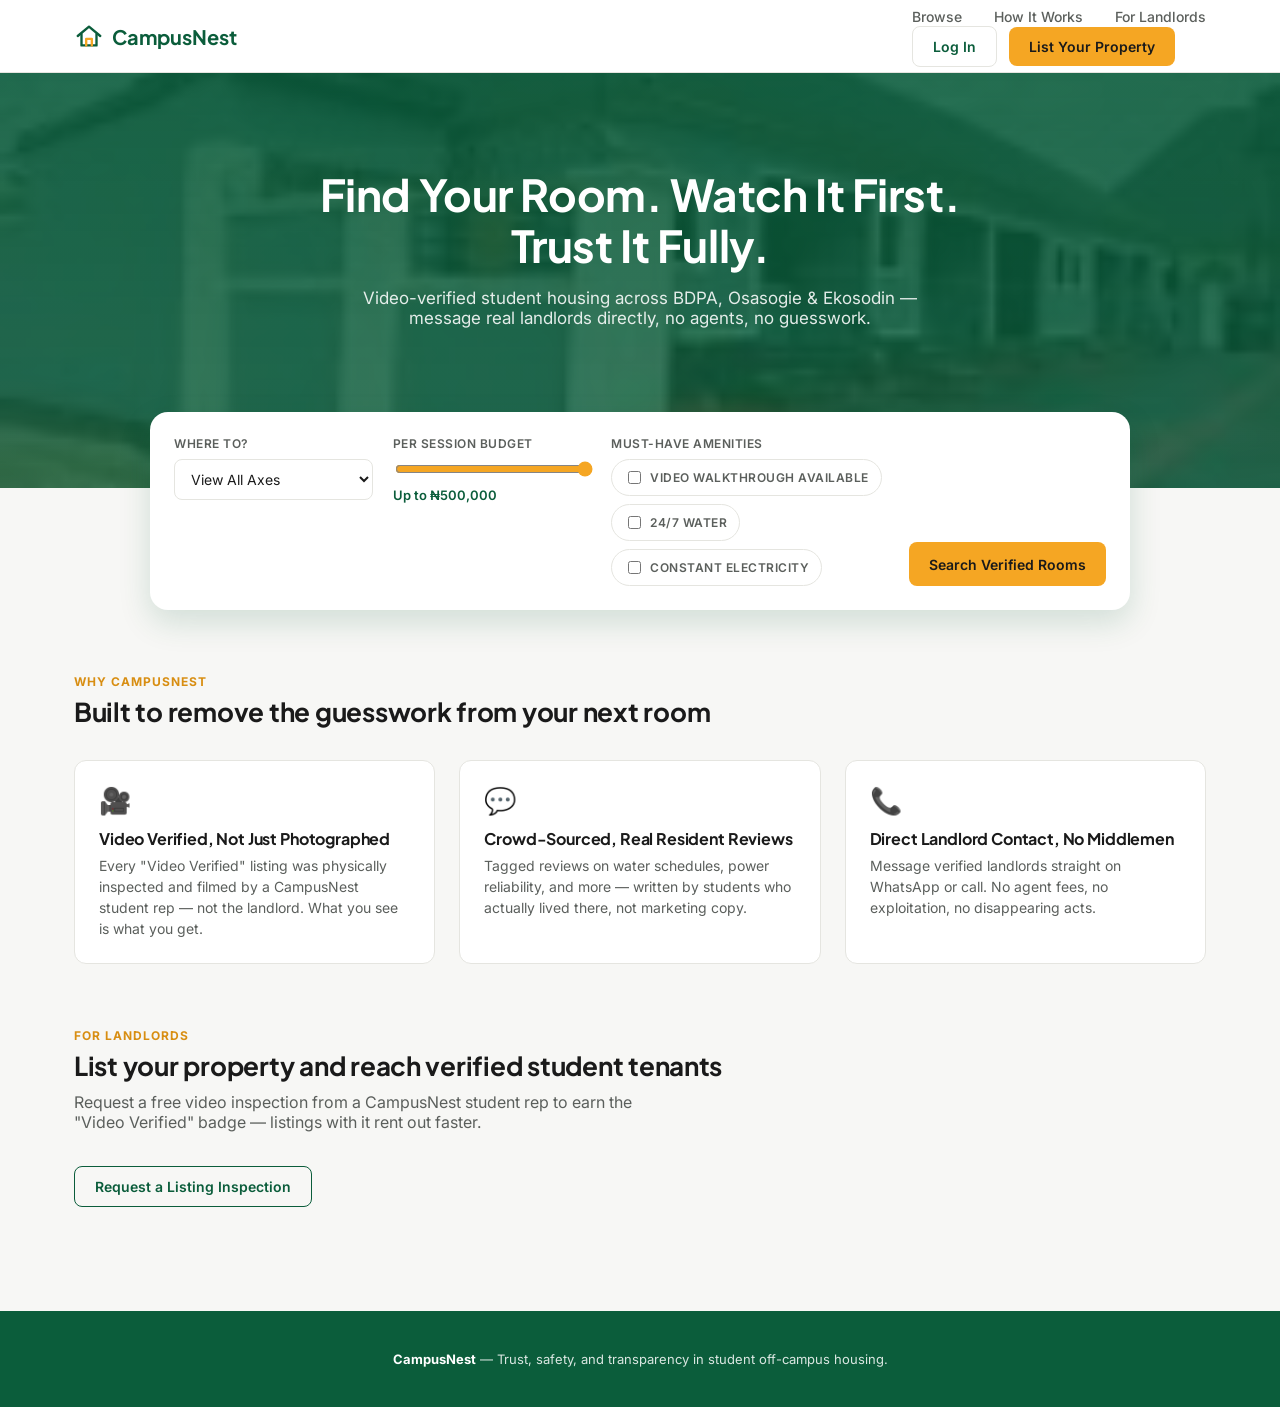
<file: index.html>
<!DOCTYPE html>
<html lang="en">
<head>
<meta charset="UTF-8">
<meta name="viewport" content="width=device-width, initial-scale=1.0">
<title>CampusNest — Find Your Room. Watch It First. Trust It Fully.</title>
  <link rel="icon" type="image/x-icon" href="icon/favicon-16x16.png">
<link rel="preconnect" href="https://fonts.googleapis.com">
<link href="https://fonts.googleapis.com/css2?family=Inter:wght@400;500;600;700&family=Plus+Jakarta+Sans:wght@600;700;800&display=swap" rel="stylesheet">
<link rel="stylesheet" href="css/styles.css">
</head>
<body>

<nav class="navbar">
  <div class="container">
    <a href="index.html" class="logo">
      <svg class="logo-mark" viewBox="0 0 32 32" fill="none">
        <path d="M4 16L16 6L28 16" stroke="#0B5D3B" stroke-width="2.5" stroke-linecap="round" stroke-linejoin="round"/>
        <path d="M8 14V26H24V14" stroke="#0B5D3B" stroke-width="2.5" stroke-linecap="round" stroke-linejoin="round"/>
        <path d="M13 26V19H19V26" stroke="#F5A623" stroke-width="2.5" stroke-linecap="round" stroke-linejoin="round"/>
      </svg>
      CampusNest
    </a>

    <button class="hamburger" id="hamburgerBtn" aria-label="Toggle menu">
      <span></span><span></span><span></span>
    </button>

    <div class="nav-collapse" id="navCollapse">
      <ul class="nav-links">
        <li><a href="results.html">Browse</a></li>
        <li><a href="index.html#how-it-works">How It Works</a></li>
        <li><a href="list-property.html">For Landlords</a></li>
      </ul>
      <div class="nav-actions">
        <a href="login.html" class="btn btn-ghost">Log In</a>
        <a href="list-property.html" class="btn btn-amber">List Your Property</a>
      </div>
    </div>
  </div>
</nav>
<header class="hero">
  <div class="container">
    <h1>Find Your Room. Watch It First. Trust It Fully.</h1>
    <p class="subhead">Video-verified student housing across BDPA, Osasogie &amp; Ekosodin — message real landlords directly, no agents, no guesswork.</p>
  </div>
</header>

<div class="container">
  <form class="search-card" id="searchForm">
    <div class="search-field">
      <label for="location">Where to?</label>
      <select id="location" name="location">
        <option value="">View All Axes</option>
        <option value="BDPA">BDPA</option>
        <option value="Osasogie">Osasogie</option>
        <option value="Ekosodin">Ekosodin</option>
      </select>
    </div>

    <div class="search-field">
      <label for="budget">Per session budget</label>
      <input type="range" id="budget" name="budget" min="50000" max="500000" step="10000" value="500000">
      <span class="budget-value">Up to <span id="budgetDisplay">₦500,000</span></span>
    </div>

    <div class="search-field">
      <label>Must-have amenities</label>
      <div class="chip-group">
        <label class="chip">
          <input type="checkbox" name="amenity" value="video"> Video Walkthrough Available
        </label>
        <label class="chip">
          <input type="checkbox" name="amenity" value="water"> 24/7 Water
        </label>
        <label class="chip">
          <input type="checkbox" name="amenity" value="power"> Constant Electricity
        </label>
      </div>
    </div>

    <button type="submit" class="btn btn-amber">Search Verified Rooms</button>
  </form>
</div>

<section class="trust-strip">
  <div class="container">
    <div class="section-eyebrow">Why CampusNest</div>
    <h2 class="section-title">Built to remove the guesswork from your next room</h2>
    <div class="trust-grid">
      <div class="trust-item">
        <div class="icon">🎥</div>
        <h3>Video Verified, Not Just Photographed</h3>
        <p>Every "Video Verified" listing was physically inspected and filmed by a CampusNest student rep — not the landlord. What you see is what you get.</p>
      </div>
      <div class="trust-item">
        <div class="icon">💬</div>
        <h3>Crowd-Sourced, Real Resident Reviews</h3>
        <p>Tagged reviews on water schedules, power reliability, and more — written by students who actually lived there, not marketing copy.</p>
      </div>
      <div class="trust-item">
        <div class="icon">📞</div>
        <h3>Direct Landlord Contact, No Middlemen</h3>
        <p>Message verified landlords straight on WhatsApp or call. No agent fees, no exploitation, no disappearing acts.</p>
      </div>
    </div>
  </div>
</section>

<section id="for-landlords" class="trust-strip" style="padding-top:0;">
  <div class="container">
    <div class="section-eyebrow">For Landlords</div>
    <h2 class="section-title">List your property and reach verified student tenants</h2>
    <p style="max-width:560px;color:var(--ink-soft);margin-top:10px;">Request a free video inspection from a CampusNest student rep to earn the "Video Verified" badge — listings with it rent out faster.</p>
    <a href="#" class="btn btn-emerald-outline" style="margin-top:18px;">Request a Listing Inspection</a>
  </div>
</section>

<footer>
  <div class="container">
    <strong>CampusNest</strong> — Trust, safety, and transparency in student off-campus housing.
  </div>
</footer>

<script src="js/data.js"></script>
<script src="js/app.js"></script>
</body>
</html>
</file>
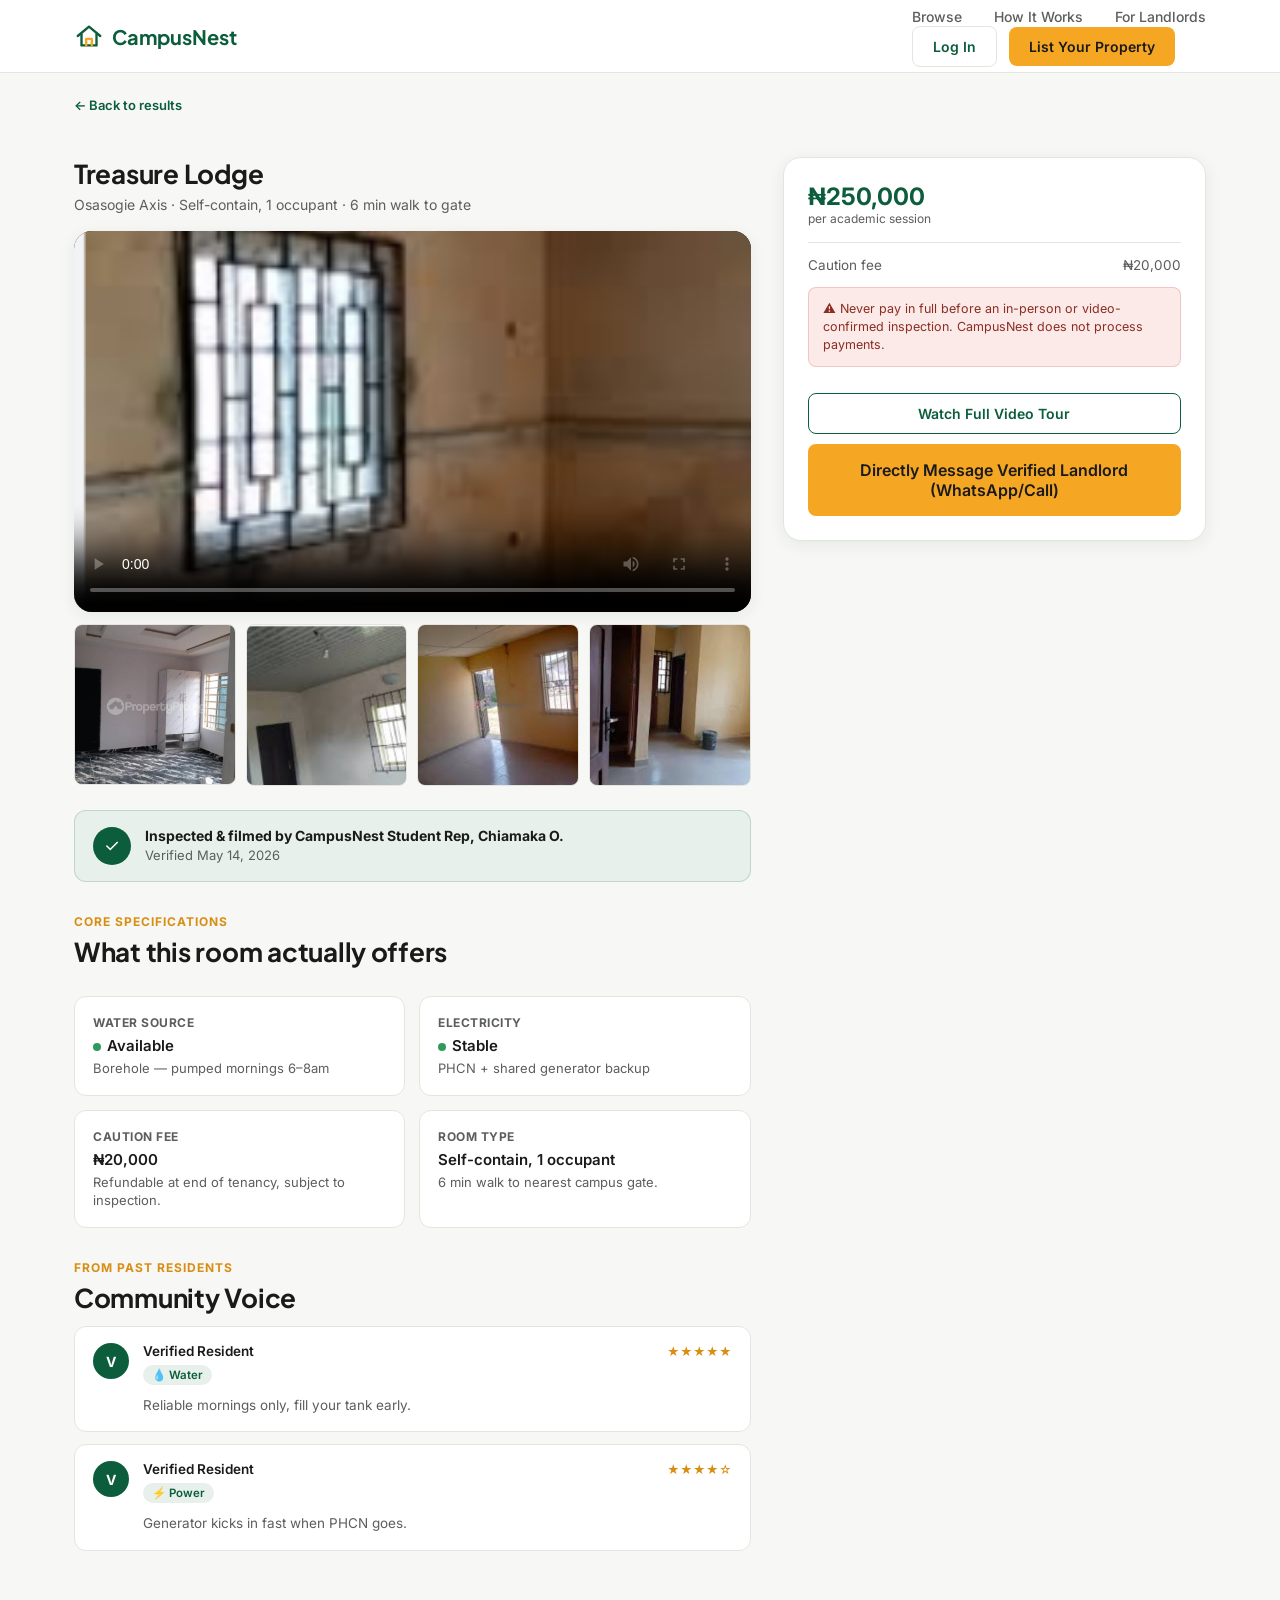
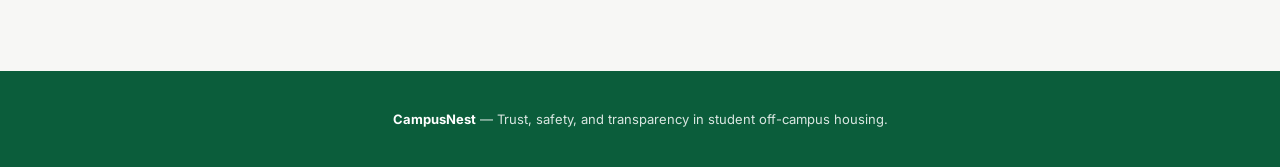
<file: detail.html>
<!DOCTYPE html>
<html lang="en">
<head>
<meta charset="UTF-8">
<meta name="viewport" content="width=device-width, initial-scale=1.0">
<title>Property Detail — CampusNest</title>
 <link rel="icon" type="image/x-icon" href="icon/favicon-16x16.png">
<link rel="preconnect" href="https://fonts.googleapis.com">
<link href="https://fonts.googleapis.com/css2?family=Inter:wght@400;500;600;700&family=Plus+Jakarta+Sans:wght@600;700;800&display=swap" rel="stylesheet">
<link rel="stylesheet" href="css/styles.css">
</head>
<body>

<nav class="navbar">
  <div class="container">
    <a href="index.html" class="logo">
      <svg class="logo-mark" viewBox="0 0 32 32" fill="none">
        <path d="M4 16L16 6L28 16" stroke="#0B5D3B" stroke-width="2.5" stroke-linecap="round" stroke-linejoin="round"/>
        <path d="M8 14V26H24V14" stroke="#0B5D3B" stroke-width="2.5" stroke-linecap="round" stroke-linejoin="round"/>
        <path d="M13 26V19H19V26" stroke="#F5A623" stroke-width="2.5" stroke-linecap="round" stroke-linejoin="round"/>
      </svg>
      CampusNest
    </a>

    <button class="hamburger" id="hamburgerBtn" aria-label="Toggle menu">
      <span></span><span></span><span></span>
    </button>

    <div class="nav-collapse" id="navCollapse">
      <ul class="nav-links">
        <li><a href="results.html">Browse</a></li>
        <li><a href="index.html#how-it-works">How It Works</a></li>
        <li><a href="list-property.html">For Landlords</a></li>
      </ul>
      <div class="nav-actions">
        <a href="login.html" class="btn btn-ghost">Log In</a>
        <a href="list-property.html" class="btn btn-amber">List Your Property</a>
      </div>
    </div>
  </div>
</nav>
<div class="container">
  <a href="results.html" class="back-link" style="margin-top:24px;">← Back to results</a>

  <div class="detail-layout">

    <div class="detail-main">
      <h1 id="propName" style="font-size:26px;"></h1>
      <p id="propMeta" style="color:var(--ink-soft);font-size:14px;margin-top:6px;"></p>

      <div class="media-showcase" style="margin-top:18px;" id="mediaShowcase"></div>
      <div class="thumb-row" id="thumbRow"></div>

      <div id="verifyBanner"></div>

      <div class="section-eyebrow" style="margin-top:32px;">Core Specifications</div>
      <h2 class="section-title">What this room actually offers</h2>
      <div class="specs-grid" id="specsGrid"></div>

      <div class="reviews-section">
        <div class="section-eyebrow">From Past Residents</div>
        <h2 class="section-title">Community Voice</h2>
        <div id="reviewsList"></div>
      </div>
    </div>

    <aside class="sidebar" id="sidebar"></aside>

  </div>
</div>

<!-- Full video modal -->
<div class="modal-backdrop" id="videoModal">
  <div class="modal-content">
    <button class="modal-close" id="closeVideoModal">✕</button>
    <video id="modalVideo" controls></video>
  </div>
</div>

<!-- WhatsApp mock modal -->
<div class="modal-backdrop" id="waModal">
  <div class="modal-content whatsapp-modal">
    <div class="wa-header">
      <div class="avatar" id="waAvatar"></div>
      <div>
        <div style="font-weight:700;font-size:14px;" id="waName"></div>
        <div style="font-size:12px;opacity:0.85;">Verified Landlord · Online</div>
      </div>
    </div>
    <div class="wa-body">
      <div class="check">✓</div>
      <h3>Opening WhatsApp chat…</h3>
      <p>You're about to message a verified landlord directly. Never send full payment before an in-person or video-confirmed inspection.</p>
    </div>
    <div class="wa-actions">
      <button class="btn btn-ghost btn-block" id="cancelWa">Cancel</button>
      <a class="btn btn-amber btn-block" id="confirmWa" href="#" target="_blank">Continue</a>
    </div>
  </div>
</div>

<footer>
  <div class="container">
    <strong>CampusNest</strong> — Trust, safety, and transparency in student off-campus housing.
  </div>
</footer>

<script src="js/data.js"></script>
<script src="js/app.js"></script>
<script src="js/detail.js"></script>
</body>
</html>
</file>
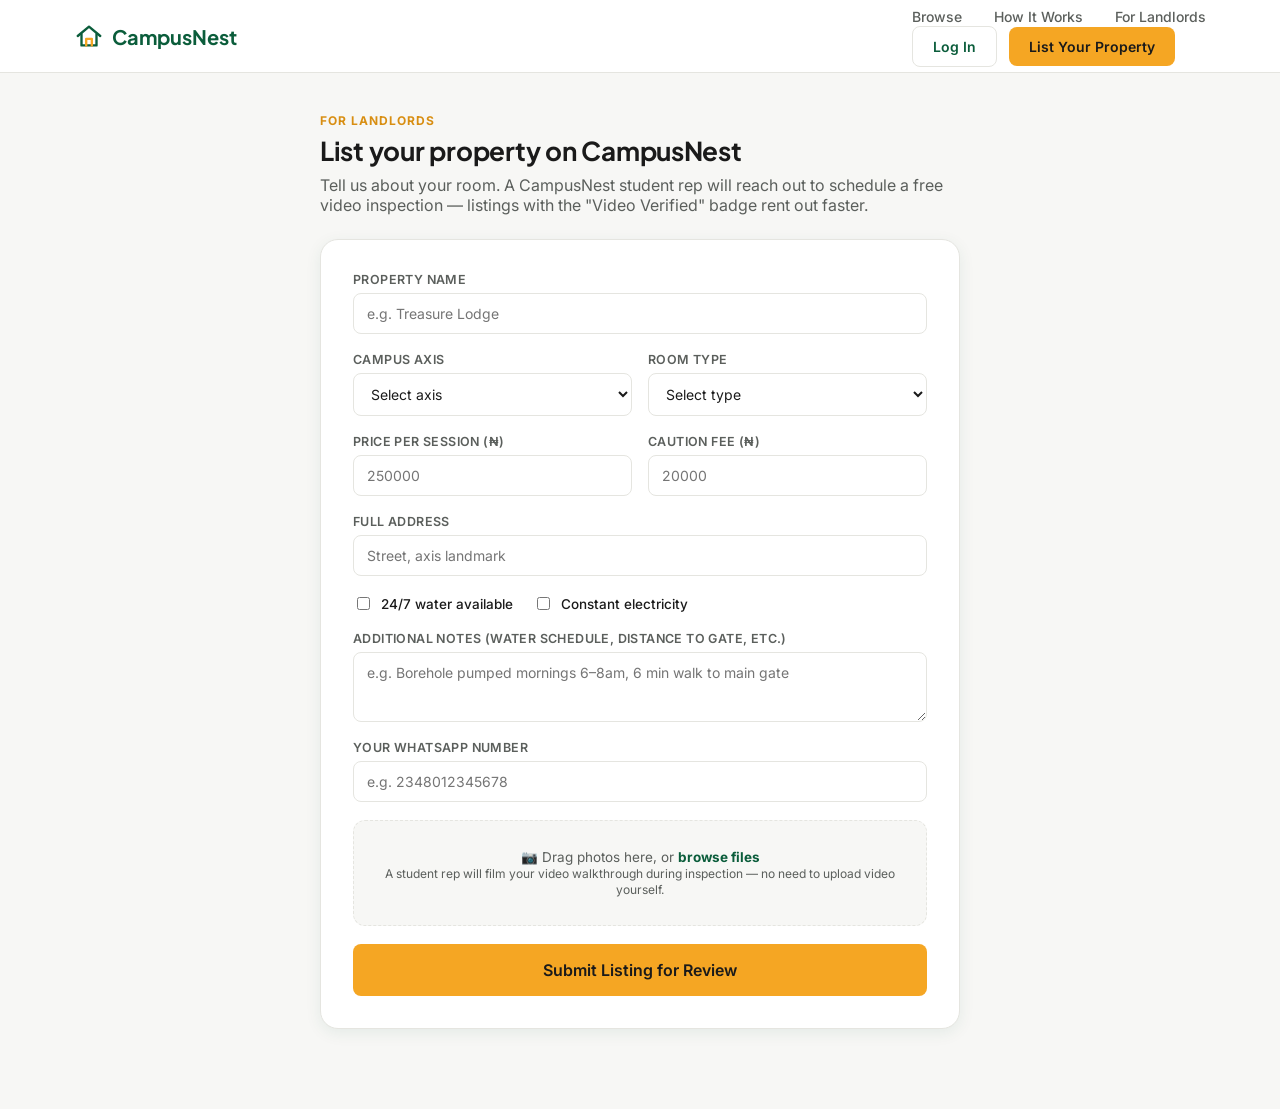
<file: list-property.html>
<!DOCTYPE html>
<html lang="en">
<head>
<meta charset="UTF-8">
<meta name="viewport" content="width=device-width, initial-scale=1.0">
<title>List Your Property — CampusNest</title>
 <link rel="icon" type="image/x-icon" href="icon/favicon-16x16.png">
<link rel="preconnect" href="https://fonts.googleapis.com">
<link href="https://fonts.googleapis.com/css2?family=Inter:wght@400;500;600;700&family=Plus+Jakarta+Sans:wght@600;700;800&display=swap" rel="stylesheet">
<link rel="stylesheet" href="css/styles.css">
<style>
  .form-wrap { max-width: 640px; margin: 0 auto; padding: 40px 0 80px; }
  .form-card {
    background: var(--white);
    border: 1px solid var(--card-border);
    border-radius: var(--radius-lg);
    box-shadow: var(--shadow-card);
    padding: 32px;
    margin-top: 24px;
  }
  .form-row { display: grid; grid-template-columns: 1fr 1fr; gap: 16px; }
  .form-field { margin-bottom: 18px; display: flex; flex-direction: column; gap: 6px; }
  .form-field label { font-size: 12.5px; font-weight: 600; color: var(--ink-soft); text-transform: uppercase; letter-spacing: 0.4px; }
  .form-field input, .form-field select, .form-field textarea {
    padding: 11px 13px;
    border: 1px solid var(--card-border);
    border-radius: var(--radius-sm);
    font-size: 14px;
    font-family: inherit;
    width: 100%;
  }
  .form-field textarea { resize: vertical; min-height: 70px; }
  .form-field input:focus, .form-field select:focus, .form-field textarea:focus { border-color: var(--emerald); }
  .toggle-row { display: flex; gap: 20px; margin-bottom: 18px; }
  .toggle-row label { display: flex; align-items: center; gap: 8px; font-size: 13.5px; font-weight: 500; }
  .file-drop {
    border: 1.5px dashed var(--card-border);
    border-radius: var(--radius-md);
    padding: 28px;
    text-align: center;
    color: var(--ink-soft);
    font-size: 13.5px;
    margin-bottom: 18px;
    background: var(--bg);
  }
  .file-drop strong { color: var(--emerald); }
  .success-screen {
    display: none;
    text-align: center;
    padding: 40px 20px;
  }
  .success-screen.show { display: block; }
  .success-screen .check {
    width: 56px; height: 56px;
    border-radius: 50%;
    background: var(--emerald-pale);
    color: var(--emerald);
    display: flex; align-items: center; justify-content: center;
    font-size: 28px;
    margin: 0 auto 16px;
  }
  .success-screen h2 { font-size: 20px; margin-bottom: 8px; }
  .success-screen p { color: var(--ink-soft); font-size: 14px; max-width: 380px; margin: 0 auto 22px; line-height: 1.5; }
</style>
</head>
<body>

<nav class="navbar">
  <div class="container">
    <a href="index.html" class="logo">
      <svg class="logo-mark" viewBox="0 0 32 32" fill="none">
        <path d="M4 16L16 6L28 16" stroke="#0B5D3B" stroke-width="2.5" stroke-linecap="round" stroke-linejoin="round"/>
        <path d="M8 14V26H24V14" stroke="#0B5D3B" stroke-width="2.5" stroke-linecap="round" stroke-linejoin="round"/>
        <path d="M13 26V19H19V26" stroke="#F5A623" stroke-width="2.5" stroke-linecap="round" stroke-linejoin="round"/>
      </svg>
      CampusNest
    </a>

    <button class="hamburger" id="hamburgerBtn" aria-label="Toggle menu">
      <span></span><span></span><span></span>
    </button>

    <div class="nav-collapse" id="navCollapse">
      <ul class="nav-links">
        <li><a href="results.html">Browse</a></li>
        <li><a href="index.html#how-it-works">How It Works</a></li>
        <li><a href="list-property.html">For Landlords</a></li>
      </ul>
      <div class="nav-actions">
        <a href="login.html" class="btn btn-ghost">Log In</a>
        <a href="list-property.html" class="btn btn-amber">List Your Property</a>
      </div>
    </div>
  </div>
</nav>

<div class="container">
  <div class="form-wrap">

    <div id="formScreen">
      <div class="section-eyebrow">For Landlords</div>
      <h1 class="section-title" style="font-size:26px;">List your property on CampusNest</h1>
      <p style="color:var(--ink-soft);margin-top:8px;">Tell us about your room. A CampusNest student rep will reach out to schedule a free video inspection — listings with the "Video Verified" badge rent out faster.</p>

      <div class="form-card">
        <form id="listingForm">

          <div class="form-field">
            <label for="propertyName">Property name</label>
            <input type="text" id="propertyName" placeholder="e.g. Treasure Lodge" required>
          </div>

          <div class="form-row">
            <div class="form-field">
              <label for="axis">Campus axis</label>
              <select id="axis" required>
                <option value="">Select axis</option>
                <option>BDPA</option>
                <option>Osasogie</option>
                <option>Ekosodin</option>
              </select>
            </div>
            <div class="form-field">
              <label for="roomType">Room type</label>
              <select id="roomType" required>
                <option value="">Select type</option>
                <option>Self-contain, 1 occupant</option>
                <option>Shared room, 2 occupants</option>
                <option>Shared room, 3 occupants</option>
              </select>
            </div>
          </div>

          <div class="form-row">
            <div class="form-field">
              <label for="price">Price per session (₦)</label>
              <input type="number" id="price" placeholder="250000" min="0" required>
            </div>
            <div class="form-field">
              <label for="caution">Caution fee (₦)</label>
              <input type="number" id="caution" placeholder="20000" min="0" required>
            </div>
          </div>

          <div class="form-field">
            <label for="address">Full address</label>
            <input type="text" id="address" placeholder="Street, axis landmark" required>
          </div>

          <div class="toggle-row">
            <label><input type="checkbox" id="water24"> 24/7 water available</label>
            <label><input type="checkbox" id="power247"> Constant electricity</label>
          </div>

          <div class="form-field">
            <label for="notes">Additional notes (water schedule, distance to gate, etc.)</label>
            <textarea id="notes" placeholder="e.g. Borehole pumped mornings 6–8am, 6 min walk to main gate"></textarea>
          </div>

          <div class="form-field">
            <label for="contact">Your WhatsApp number</label>
            <input type="tel" id="contact" placeholder="e.g. 2348012345678" required>
          </div>

          <div class="file-drop">
            📷 Drag photos here, or <strong>browse files</strong><br>
            <span style="font-size:12px;">A student rep will film your video walkthrough during inspection — no need to upload video yourself.</span>
          </div>

          <button type="submit" class="btn btn-amber btn-block btn-lg">Submit Listing for Review</button>
        </form>
      </div>
    </div>

    <div class="success-screen" id="successScreen">
      <div class="check">✓</div>
      <h2>Listing submitted!</h2>
      <p>Thanks — a CampusNest student rep will contact you on WhatsApp within 48 hours to schedule your free video inspection.</p>
      <a href="index.html" class="btn btn-emerald-outline">Back to Home</a>
    </div>

  </div>
</div>

<script>
  const listingForm = document.getElementById("listingForm");
  const formScreen = document.getElementById("formScreen");
  const successScreen = document.getElementById("successScreen");

  listingForm.addEventListener("submit", (e) => {
    e.preventDefault();
    // Mock submission — no backend. In production this would POST to an API.
    formScreen.style.display = "none";
    successScreen.classList.add("show");
  });
</script>
 <script src="js/app.js"></script>

</body>
</html>
</file>
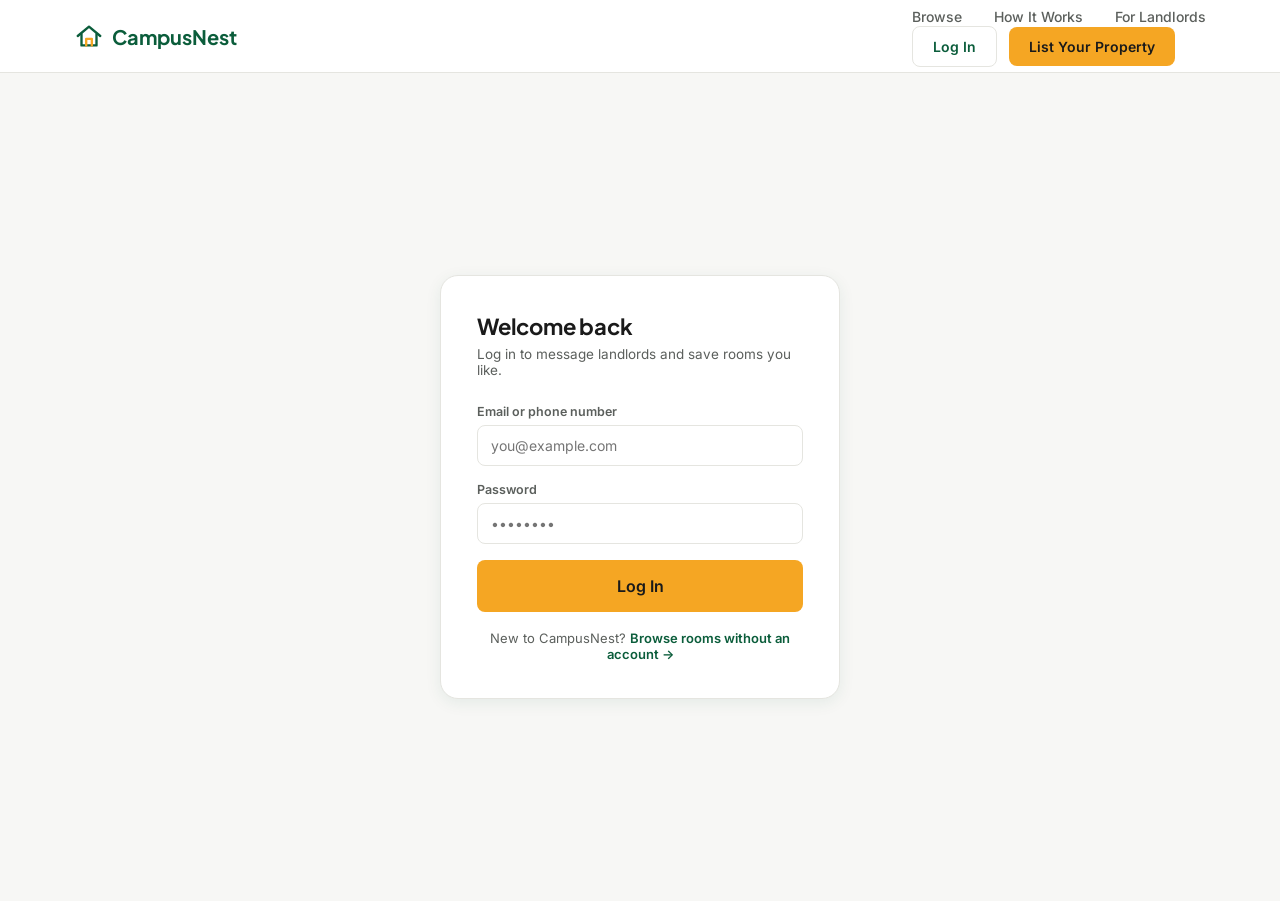
<file: login.html>
<!DOCTYPE html>
<html lang="en">
<head>
<meta charset="UTF-8">
<meta name="viewport" content="width=device-width, initial-scale=1.0">
<title>Log In — CampusNest</title>
 <link rel="icon" type="image/x-icon" href="icon/favicon-16x16.png">
<link rel="preconnect" href="https://fonts.googleapis.com">
<link href="https://fonts.googleapis.com/css2?family=Inter:wght@400;500;600;700&family=Plus+Jakarta+Sans:wght@600;700;800&display=swap" rel="stylesheet">
<link rel="stylesheet" href="css/styles.css">
<style>
  .auth-wrap {
    min-height: calc(100vh - 72px);
    display: flex;
    align-items: center;
    justify-content: center;
    padding: 40px 20px;
  }
  .auth-card {
    background: var(--white);
    border: 1px solid var(--card-border);
    border-radius: var(--radius-lg);
    box-shadow: var(--shadow-card);
    width: 100%;
    max-width: 400px;
    padding: 36px;
  }
  .auth-card h1 { font-size: 22px; margin-bottom: 6px; }
  .auth-card p.sub { color: var(--ink-soft); font-size: 13.5px; margin: 0 0 26px; }
  .form-field { margin-bottom: 16px; display: flex; flex-direction: column; gap: 6px; }
  .form-field label { font-size: 12.5px; font-weight: 600; color: var(--ink-soft); }
  .form-field input {
    padding: 11px 13px;
    border: 1px solid var(--card-border);
    border-radius: var(--radius-sm);
    font-size: 14px;
    font-family: inherit;
  }
  .form-field input:focus { border-color: var(--emerald); }
  .auth-switch { text-align: center; font-size: 13px; color: var(--ink-soft); margin-top: 18px; }
  .auth-switch a { color: var(--emerald); font-weight: 600; }
  .success-banner {
    display: none;
    align-items: center;
    gap: 10px;
    background: var(--emerald-pale);
    color: var(--emerald);
    border-radius: var(--radius-sm);
    padding: 12px 14px;
    font-size: 13.5px;
    font-weight: 600;
    margin-bottom: 18px;
  }
  .success-banner.show { display: flex; }
</style>
</head>
<body>

<nav class="navbar">
  <div class="container">
    <a href="index.html" class="logo">
      <svg class="logo-mark" viewBox="0 0 32 32" fill="none">
        <path d="M4 16L16 6L28 16" stroke="#0B5D3B" stroke-width="2.5" stroke-linecap="round" stroke-linejoin="round"/>
        <path d="M8 14V26H24V14" stroke="#0B5D3B" stroke-width="2.5" stroke-linecap="round" stroke-linejoin="round"/>
        <path d="M13 26V19H19V26" stroke="#F5A623" stroke-width="2.5" stroke-linecap="round" stroke-linejoin="round"/>
      </svg>
      CampusNest
    </a>

    <button class="hamburger" id="hamburgerBtn" aria-label="Toggle menu">
      <span></span><span></span><span></span>
    </button>

    <div class="nav-collapse" id="navCollapse">
      <ul class="nav-links">
        <li><a href="results.html">Browse</a></li>
        <li><a href="index.html#how-it-works">How It Works</a></li>
        <li><a href="list-property.html">For Landlords</a></li>
      </ul>
      <div class="nav-actions">
        <a href="login.html" class="btn btn-ghost">Log In</a>
        <a href="list-property.html" class="btn btn-amber">List Your Property</a>
      </div>
    </div>
  </div>
</nav>
<div class="auth-wrap">
  <div class="auth-card">
    <h1>Welcome back</h1>
    <p class="sub">Log in to message landlords and save rooms you like.</p>

    <div class="success-banner" id="successBanner">✓ Logged in — redirecting you home…</div>

    <form id="loginForm">
      <div class="form-field">
        <label for="email">Email or phone number</label>
        <input type="text" id="email" placeholder="you@example.com" required>
      </div>
      <div class="form-field">
        <label for="password">Password</label>
        <input type="password" id="password" placeholder="••••••••" required>
      </div>
      <button type="submit" class="btn btn-amber btn-block btn-lg" id="loginBtn">Log In</button>
    </form>

    <div class="auth-switch">
      New to CampusNest? <a href="results.html">Browse rooms without an account →</a>
    </div>
  </div>
</div>

<script>
  const form = document.getElementById("loginForm");
  const banner = document.getElementById("successBanner");
  const btn = document.getElementById("loginBtn");

  form.addEventListener("submit", (e) => {
    e.preventDefault();
    btn.textContent = "Logging in…";
    btn.disabled = true;

    // Mock auth — no real backend. Simulates a short delay then "success".
    setTimeout(() => {
      banner.classList.add("show");
      btn.textContent = "Logged in ✓";
      setTimeout(() => {
        window.location.href = "index.html";
      }, 900);
    }, 700);
  });
</script>
 <script src="js/app.js"></script>

</body>
</html>
</file>
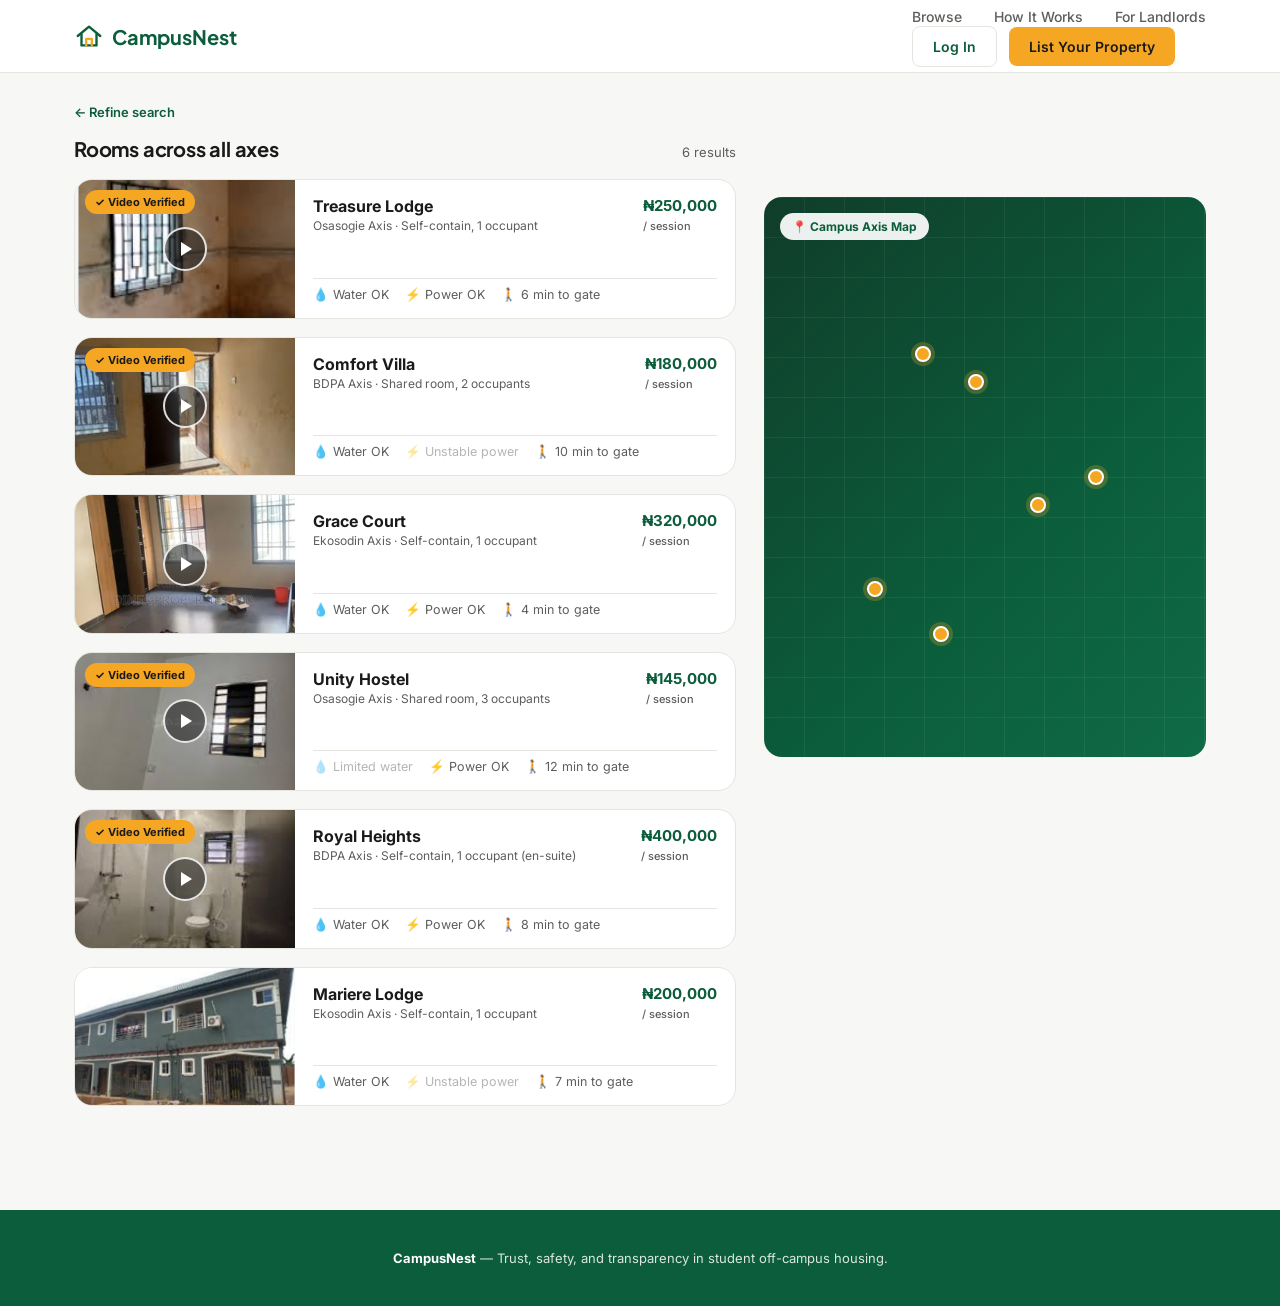
<file: results.html>
<!DOCTYPE html>
<html lang="en">
<head>
<meta charset="UTF-8">
<meta name="viewport" content="width=device-width, initial-scale=1.0">
<title>Search Results — CampusNest</title>
  <link rel="icon" type="image/x-icon" href="icon/favicon-16x16.png">
<link rel="preconnect" href="https://fonts.googleapis.com">
<link href="https://fonts.googleapis.com/css2?family=Inter:wght@400;500;600;700&family=Plus+Jakarta+Sans:wght@600;700;800&display=swap" rel="stylesheet">
<link rel="stylesheet" href="css/styles.css">
</head>
<body>

<nav class="navbar">
  <div class="container">
    <a href="index.html" class="logo">
      <svg class="logo-mark" viewBox="0 0 32 32" fill="none">
        <path d="M4 16L16 6L28 16" stroke="#0B5D3B" stroke-width="2.5" stroke-linecap="round" stroke-linejoin="round"/>
        <path d="M8 14V26H24V14" stroke="#0B5D3B" stroke-width="2.5" stroke-linecap="round" stroke-linejoin="round"/>
        <path d="M13 26V19H19V26" stroke="#F5A623" stroke-width="2.5" stroke-linecap="round" stroke-linejoin="round"/>
      </svg>
      CampusNest
    </a>

    <button class="hamburger" id="hamburgerBtn" aria-label="Toggle menu">
      <span></span><span></span><span></span>
    </button>

    <div class="nav-collapse" id="navCollapse">
      <ul class="nav-links">
        <li><a href="results.html">Browse</a></li>
        <li><a href="index.html#how-it-works">How It Works</a></li>
        <li><a href="list-property.html">For Landlords</a></li>
      </ul>
      <div class="nav-actions">
        <a href="login.html" class="btn btn-ghost">Log In</a>
        <a href="list-property.html" class="btn btn-amber">List Your Property</a>
      </div>
    </div>
  </div>
</nav>

<div class="container">
  <div class="results-layout">

    <div class="results-col">
      <a href="index.html" class="back-link">← Refine search</a>
      <div class="results-header">
        <h2 id="resultsTitle">Rooms near you</h2>
        <span id="resultsCount"></span>
      </div>
      <div class="feed" id="feed"></div>
      <div class="empty-state hidden" id="emptyState">
        <div class="icon">🏠</div>
        <p>No rooms match your filters yet.<br>Try widening your budget or removing an amenity.</p>
      </div>
    </div>

    <div class="map-panel">
      <div class="map-grid-lines"></div>
      <div class="map-label">📍 Campus Axis Map</div>
      <div id="mapPins"></div>
    </div>

  </div>
</div>

<!-- Inline video preview modal -->
<div class="modal-backdrop" id="videoModal">
  <div class="modal-content">
    <button class="modal-close" id="closeVideoModal">✕</button>
    <video id="modalVideo" controls></video>
  </div>
</div>

<footer>
  <div class="container">
    <strong>CampusNest</strong> — Trust, safety, and transparency in student off-campus housing.
  </div>
</footer>

<script src="js/data.js"></script>
<script src="js/app.js"></script>
<script src="js/results.js"></script>
</body>
</html>
</file>
<file: css/styles.css>
/* =========================================================
   CampusNest — Design System
   Primary (Trust): #0B5D3B   Accent (Action/Verified): #F5A623
   Display/UI: Plus Jakarta Sans | Body/Data: Inter
   ========================================================= */

:root {
  --emerald: #0B5D3B;
  --emerald-light: #0F6B45;
  --emerald-pale: #E7F0EA;
  --amber: #F5A623;
  --amber-dark: #D88E12;
  --ink: #1A1A1A;
  --ink-soft: #5B5F5C;
  --bg: #F7F7F5;
  --card-border: #E5E5E0;
  --white: #FFFFFF;
  --danger: #C0392B;
  --danger-bg: #FBEAE8;
  --radius-lg: 18px;
  --radius-md: 12px;
  --radius-sm: 8px;
  --shadow-card: 0 4px 16px rgba(11, 93, 59, 0.08);
  --shadow-elevated: 0 12px 32px rgba(11, 93, 59, 0.16);
}

* { box-sizing: border-box; }

html, body {
  margin: 0;
  padding: 0;
   overflow-x: hidden;
  background: var(--bg);
  color: var(--ink);
  font-family: 'Inter', -apple-system, sans-serif;
  -webkit-font-smoothing: antialiased;
  scroll-behavior: smooth;
}

h1, h2, h3, .display {
  font-family: 'Plus Jakarta Sans', 'Inter', sans-serif;
  margin: 0;
  letter-spacing: -0.01em;
}

a { text-decoration: none; color: inherit; }
button { font-family: inherit; cursor: pointer; }
img { max-width: 100%; display: block; }

:focus-visible {
  outline: 3px solid var(--amber);
  outline-offset: 2px;
}

.container {
  max-width: 1180px;
  margin: 0 auto;
  padding: 0 24px;
}

/* ---------------- Nav Bar ---------------- */
.navbar {
  position: sticky;
  top: 0;
  z-index: 100;
  background: var(--white);
  border-bottom: 1px solid var(--card-border);
}
.navbar .container {
  display: flex;
  align-items: center;
  justify-content: space-between;
  height: 72px;
}
.logo {
  display: flex;
  align-items: center;
  gap: 8px;
  font-family: 'Plus Jakarta Sans', sans-serif;
  font-weight: 700;
  font-size: 20px;
  color: var(--emerald);
}
.logo-mark {
  width: 30px; height: 30px;
  flex-shrink: 0;
}
.nav-links {
  display: flex;
  gap: 32px;
  list-style: none;
  margin: 0; padding: 0;
}
.nav-links a {
  font-size: 14px;
  font-weight: 500;
  color: var(--ink-soft);
  transition: color 0.15s ease;
}
.nav-links a:hover, .nav-links a.active { color: var(--emerald); }
.nav-actions { display: flex; gap: 12px; align-items: center; }
@media (max-width: 700px) {
  .nav-links {
    display: none;
  }
  .navbar .container {
    height: 64px;
  }
  .nav-actions .btn-ghost {
    display: none;
  }
  .logo {
    font-size: 17px;
  }
}

.btn {
  display: inline-flex;
  align-items: center;
  justify-content: center;
  gap: 8px;
  border: none;
  border-radius: var(--radius-sm);
  font-weight: 600;
  font-size: 14px;
  padding: 11px 20px;
  transition: transform 0.15s ease, box-shadow 0.15s ease, background 0.15s ease;
}
.btn:active { transform: scale(0.97); }
.btn-amber {
  background: var(--amber);
  color: var(--ink);
}
.btn-amber:hover { background: var(--amber-dark); box-shadow: var(--shadow-elevated); }
.btn-ghost {
  background: transparent;
  color: var(--emerald);
  border: 1px solid var(--card-border);
}
.btn-ghost:hover { border-color: var(--emerald); }
.btn-emerald-outline {
  background: transparent;
  color: var(--emerald);
  border: 1.5px solid var(--emerald);
}
.btn-emerald-outline:hover { background: var(--emerald-pale); }
.btn-block { width: 100%; }
.btn-lg { padding: 16px 24px; font-size: 16px; }

/* ---------------- Hamburger Menu ---------------- */
.hamburger {
  display: none;
  flex-direction: column;
  justify-content: center;
  gap: 5px;
  width: 32px;
  height: 32px;
  background: none;
  border: none;
  padding: 0;
}
.hamburger span {
  display: block;
  width: 100%;
  height: 2.5px;
  background: var(--emerald);
  border-radius: 2px;
  transition: transform 0.25s ease, opacity 0.25s ease;
}
.hamburger.open span:nth-child(1) {
  transform: translateY(7px) rotate(45deg);
}
.hamburger.open span:nth-child(2) {
  opacity: 0;
}
.hamburger.open span:nth-child(3) {
  transform: translateY(-7px) rotate(-45deg);
}

@media (max-width: 760px) {
  .hamburger {
    display: flex;
  }
  .nav-collapse {
    position: absolute;
    top: 72px;
    left: 0;
    right: 0;
    background: var(--white);
    border-bottom: 1px solid var(--card-border);
    flex-direction: column;
    align-items: stretch;
    padding: 16px 24px 24px;
    gap: 16px;
    display: none;
    box-shadow: var(--shadow-card);
  }
  .nav-collapse.open {
    display: flex;
  }
  .nav-links {
    flex-direction: column;
    gap: 16px;
  }
  .nav-actions {
    flex-direction: column;
    gap: 10px;
  }
  .nav-actions .btn {
    width: 100%;
  }
}

/* ---------------- Hero ---------------- */
.hero {
  position: relative;
  background: linear-gradient(180deg, rgba(11,93,59,0.88) 0%, rgba(11,93,59,0.78) 100%),
              url('../images/hero_img.png') center/cover;
  color: var(--white);
  padding: 96px 0 160px;
  text-align: center;
}
.hero h1 {
  font-size: 44px;
  font-weight: 700;
  line-height: 1.15;
  max-width: 720px;
  margin: 0 auto 18px;
}
.hero p.subhead {
  font-size: 17px;
  font-weight: 400;
  color: rgba(255,255,255,0.88);
  max-width: 560px;
  margin: 0 auto;
}

/* ---------------- Floating Search ---------------- */
.search-card {
  background: var(--white);
  border-radius: var(--radius-lg);
  box-shadow: var(--shadow-elevated);
  max-width: 980px;
  margin: -76px auto 0;
  padding: 24px;
  display: grid;
  grid-template-columns: 1fr 1fr 1.4fr auto;
  gap: 20px;
  align-items: start;
  position: relative;
  z-index: 10;
}
.search-field { display: flex; flex-direction: column; gap: 8px; }
.search-field label {
  font-size: 12px;
  font-weight: 600;
  text-transform: uppercase;
  letter-spacing: 0.5px;
  color: var(--ink-soft);
}
.search-field select, .search-field input[type="range"] {
  width: 100%;
}
select {
  padding: 10px 12px;
  border: 1px solid var(--card-border);
  border-radius: var(--radius-sm);
  font-size: 14px;
  font-family: inherit;
  background: var(--white);
  color: var(--ink);
}
.budget-value {
  font-size: 13px;
  font-weight: 600;
  color: var(--emerald);
}
input[type="range"] {
  accent-color: var(--amber);
}
.chip-group {
  display: flex;
  flex-wrap: wrap;
  gap: 8px;
}
.chip {
  display: inline-flex;
  align-items: center;
  gap: 6px;
  padding: 8px 12px;
  border-radius: 999px;
  border: 1px solid var(--card-border);
  font-size: 12.5px;
  font-weight: 500;
  background: var(--white);
  color: var(--ink-soft);
  transition: all 0.15s ease;
}
.chip input { accent-color: var(--amber); }
.chip.checked {
  background: var(--emerald-pale);
  border-color: var(--emerald);
  color: var(--emerald);
}
.search-card .btn { align-self: end; height: 44px; white-space: nowrap; }

@media (max-width: 880px) {
  .search-card { grid-template-columns: 1fr; margin: -40px 16px 0; }
  .hero h1 { font-size: 30px; }
  .hero { padding: 56px 0 100px; }
}

/* ---------------- Section Headings ---------------- */
.section-eyebrow {
  font-size: 12px;
  font-weight: 700;
  letter-spacing: 1px;
  text-transform: uppercase;
  color: var(--amber-dark);
}
.section-title { font-size: 26px; margin-top: 6px; }

/* ---------------- Trust strip (home) ---------------- */
.trust-strip {
  padding: 64px 0;
}
.trust-grid {
  display: grid;
  grid-template-columns: repeat(3, 1fr);
  gap: 24px;
  margin-top: 32px;
}
.trust-item {
  background: var(--white);
  border: 1px solid var(--card-border);
  border-radius: var(--radius-md);
  padding: 24px;
}
.trust-item .icon { font-size: 26px; }
.trust-item h3 { font-size: 16px; margin: 12px 0 6px; }
.trust-item p { font-size: 14px; color: var(--ink-soft); margin: 0; line-height: 1.5; }
@media (max-width: 760px) { .trust-grid { grid-template-columns: 1fr; } }

/* ---------------- Results page layout ---------------- */
.results-layout {
  display: grid;
  grid-template-columns: 1.5fr 1fr;
  gap: 28px;
  padding: 28px 0 64px;
  align-items: start;
}
.results-header {
  display: flex;
  justify-content: space-between;
  align-items: baseline;
  margin-bottom: 18px;
}
.results-header h2 { font-size: 20px; }
.results-header span { font-size: 13px; color: var(--ink-soft); }

.feed { display: flex; flex-direction: column; gap: 18px; }

.card {
  background: var(--white);
  border: 1px solid var(--card-border);
  border-radius: var(--radius-lg);
  overflow: hidden;
  display: flex;
  cursor: pointer;
  transition: box-shadow 0.18s ease, transform 0.18s ease, border-color 0.18s ease;
}
.card:hover { box-shadow: var(--shadow-card); transform: translateY(-2px); }
.card.highlight { border-color: var(--amber); box-shadow: 0 0 0 3px rgba(245,166,35,0.18); }

.card-media {
  position: relative;
  width: 220px;
  min-width: 220px;
  aspect-ratio: 16/10;
  overflow: hidden;
}
.card-media img { width: 100%; height: 100%; object-fit: cover; }
.badge-verified {
  position: absolute;
  top: 10px; left: 10px;
  background: var(--amber);
  color: var(--ink);
  font-size: 11px;
  font-weight: 700;
  padding: 5px 10px;
  border-radius: 999px;
  display: flex;
  align-items: center;
  gap: 4px;
  z-index: 2;
}
.play-overlay {
  position: absolute;
  inset: 0;
  display: flex;
  align-items: center;
  justify-content: center;
  background: rgba(0,0,0,0.0);
  transition: background 0.15s ease;
}
.play-overlay:hover { background: rgba(0,0,0,0.15); }
.play-btn {
  width: 44px; height: 44px;
  border-radius: 50%;
  background: rgba(26,26,26,0.55);
  display: flex; align-items: center; justify-content: center;
  border: 2px solid rgba(255,255,255,0.85);
}
.play-btn::after {
  content: "";
  border-style: solid;
  border-width: 7px 0 7px 11px;
  border-color: transparent transparent transparent var(--white);
  margin-left: 2px;
}

.card-body {
  padding: 16px 18px;
  flex: 1;
  display: flex;
  flex-direction: column;
  gap: 8px;
  min-width: 0;
}
.card-top { display: flex; justify-content: space-between; align-items: flex-start; gap: 8px; }
.card-name { font-size: 16px; font-weight: 700; }
.card-axis { font-size: 12px; color: var(--ink-soft); margin-top: 2px; }
.card-price { font-size: 15px; font-weight: 700; color: var(--emerald); white-space: nowrap; }
.card-price small { font-weight: 500; color: var(--ink-soft); font-size: 11px; }
.icon-row {
  display: flex;
  gap: 16px;
  font-size: 12.5px;
  color: var(--ink-soft);
  margin-top: auto;
  padding-top: 8px;
  border-top: 1px solid var(--card-border);
}
.icon-row span { display: flex; align-items: center; gap: 5px; }
.icon-row .muted { opacity: 0.45; }

/* ---------------- Map panel ---------------- */
.map-panel {
  position: sticky;
  top: 96px;
  background: linear-gradient(135deg, #103D2A 0%, #0B5D3B 60%, #0F6B45 100%);
  border-radius: var(--radius-lg);
  height: 560px;
  position: relative;
  overflow: hidden;
}
.map-panel .map-label {
  position: absolute;
  top: 16px; left: 16px;
  background: rgba(255,255,255,0.92);
  color: var(--emerald);
  font-size: 12px;
  font-weight: 700;
  padding: 6px 12px;
  border-radius: 999px;
}
.map-grid-lines {
  position: absolute; inset: 0;
  background-image:
    linear-gradient(rgba(255,255,255,0.06) 1px, transparent 1px),
    linear-gradient(90deg, rgba(255,255,255,0.06) 1px, transparent 1px);
  background-size: 40px 40px;
}
.map-pin {
  position: absolute;
  width: 16px; height: 16px;
  background: var(--amber);
  border: 2px solid var(--white);
  border-radius: 50%;
  transform: translate(-50%, -50%);
  cursor: pointer;
  transition: transform 0.15s ease;
  box-shadow: 0 0 0 4px rgba(245,166,35,0.25);
}
.map-pin:hover, .map-pin.active { transform: translate(-50%, -50%) scale(1.35); }
.map-pin-label {
  position: absolute;
  bottom: 22px;
  left: 50%;
  transform: translateX(-50%);
  background: var(--ink);
  color: var(--white);
  font-size: 11px;
  font-weight: 600;
  padding: 4px 8px;
  border-radius: 6px;
  white-space: nowrap;
  opacity: 0;
  pointer-events: none;
  transition: opacity 0.15s ease;
}
.map-pin:hover .map-pin-label { opacity: 1; }
.map-axis-node {
  position: absolute;
  font-size: 11px;
  font-weight: 700;
  color: rgba(255,255,255,0.4);
  text-transform: uppercase;
  letter-spacing: 1px;
}

@media (max-width: 900px) {
  .results-layout { grid-template-columns: 1fr; }
  .map-panel { height: 320px; position: relative; top: 0; order: -1; }
  .card { flex-direction: column; }
  .card-media { width: 100%; min-width: 0; }
}

/* ---------------- Detail page ---------------- */
.detail-layout {
  display: grid;
  grid-template-columns: 1.6fr 1fr;
  gap: 32px;
  padding: 28px 0 80px;
  align-items: start;
}
.media-showcase {
  border-radius: var(--radius-lg);
  overflow: hidden;
  background: var(--ink);
  box-shadow: var(--shadow-card);
}
.media-showcase video, .media-showcase .no-video {
  width: 100%;
  height: 100%;
  aspect-ratio: 16/9;
  object-fit: cover;
  display: block;
  background: #000;
}
.no-video {
  display: flex;
  align-items: center;
  justify-content: center;
  color: rgba(255,255,255,0.6);
  font-size: 14px;
  flex-direction: column;
  gap: 8px;
}
.thumb-row {
  display: grid;
  grid-template-columns: repeat(4, 1fr);
  gap: 10px;
  margin-top: 12px;
}
.thumb-row img {
  border-radius: var(--radius-sm);
  aspect-ratio: 1/1;
  object-fit: cover;
  border: 1px solid var(--card-border);
}

.verify-banner {
  display: flex;
  align-items: center;
  gap: 14px;
  background: var(--emerald-pale);
  border: 1px solid rgba(11,93,59,0.18);
  border-radius: var(--radius-md);
  padding: 16px 18px;
  margin-top: 24px;
}
.verify-banner.unverified {
  background: #FBF3E6;
  border-color: rgba(216,142,18,0.25);
}
.verify-banner .icon-circle {
  width: 38px; height: 38px;
  border-radius: 50%;
  background: var(--emerald);
  color: var(--white);
  display: flex; align-items: center; justify-content: center;
  flex-shrink: 0;
  font-size: 18px;
}
.verify-banner.unverified .icon-circle { background: var(--amber-dark); }
.verify-banner strong { display: block; font-size: 14px; }
.verify-banner span { font-size: 13px; color: var(--ink-soft); }

.specs-grid {
  display: grid;
  grid-template-columns: repeat(2, 1fr);
  gap: 14px;
  margin-top: 28px;
}
.spec-card {
  background: var(--white);
  border: 1px solid var(--card-border);
  border-radius: var(--radius-md);
  padding: 18px;
}
.spec-card .label { font-size: 12px; font-weight: 700; text-transform: uppercase; letter-spacing: 0.5px; color: var(--ink-soft); }
.spec-card .value { font-size: 15px; font-weight: 600; margin-top: 6px; }
.spec-card .note { font-size: 13px; color: var(--ink-soft); margin-top: 4px; line-height: 1.4; }
.status-dot { display: inline-block; width: 8px; height: 8px; border-radius: 50%; margin-right: 6px; }
.status-dot.good { background: #2E9B5C; }
.status-dot.bad { background: var(--danger); }

.reviews-section { margin-top: 32px; }
.review-card {
  background: var(--white);
  border: 1px solid var(--card-border);
  border-radius: var(--radius-md);
  padding: 16px 18px;
  margin-top: 12px;
  display: flex;
  gap: 14px;
}
.avatar {
  width: 36px; height: 36px;
  border-radius: 50%;
  background: var(--emerald);
  color: var(--white);
  display: flex; align-items: center; justify-content: center;
  font-weight: 700;
  font-size: 14px;
  flex-shrink: 0;
}
.review-body { flex: 1; }
.review-top { display: flex; justify-content: space-between; align-items: center; }
.review-top .name { font-size: 13.5px; font-weight: 600; }
.stars { color: var(--amber-dark); font-size: 12px; }
.review-tag {
  display: inline-block;
  font-size: 11.5px;
  font-weight: 600;
  background: var(--emerald-pale);
  color: var(--emerald);
  padding: 3px 9px;
  border-radius: 999px;
  margin: 6px 0;
}
.review-comment { font-size: 13.5px; color: var(--ink-soft); line-height: 1.5; margin: 4px 0 0; }

/* Sticky sidebar */
.sidebar {
  position: sticky;
  top: 96px;
  background: var(--white);
  border: 1px solid var(--card-border);
  border-radius: var(--radius-lg);
  padding: 24px;
  box-shadow: var(--shadow-card);
}
.sidebar .price-row {
  display: flex;
  justify-content: space-between;
  align-items: baseline;
  padding-bottom: 16px;
  border-bottom: 1px solid var(--card-border);
}
.sidebar .price-row .amount { font-size: 24px; font-weight: 700; color: var(--emerald); }
.sidebar .price-row .per { font-size: 12px; color: var(--ink-soft); }
.sidebar .caution-row {
  display: flex;
  justify-content: space-between;
  font-size: 13.5px;
  color: var(--ink-soft);
  padding: 14px 0;
}
.safety-warning {
  display: flex;
  gap: 10px;
  background: var(--danger-bg);
  border: 1px solid rgba(192,57,43,0.2);
  border-radius: var(--radius-sm);
  padding: 12px 14px;
  font-size: 12.5px;
  color: #8B2D22;
  line-height: 1.45;
  margin-bottom: 16px;
}
.sidebar .btn { margin-top: 10px; }

/* ---------------- Overlay / Modal ---------------- */
.modal-backdrop {
  position: fixed;
  inset: 0;
  background: rgba(10,20,15,0.78);
  display: none;
  align-items: center;
  justify-content: center;
  z-index: 1000;
  padding: 24px;
}
.modal-backdrop.open { display: flex; }
.modal-content {
  background: #000;
  border-radius: var(--radius-md);
  max-width: 820px;
  width: 100%;
  overflow: hidden;
  position: relative;
}
.modal-content video { width: 100%; display: block; }
.modal-close {
  position: absolute;
  top: 12px; right: 12px;
  background: rgba(255,255,255,0.9);
  border: none;
  width: 32px; height: 32px;
  border-radius: 50%;
  font-size: 16px;
  font-weight: 700;
  z-index: 5;
}

.whatsapp-modal {
  background: var(--white);
  max-width: 380px;
  border-radius: var(--radius-lg);
  padding: 0;
}
.wa-header {
  background: var(--emerald);
  color: var(--white);
  padding: 18px 20px;
  display: flex;
  align-items: center;
  gap: 12px;
}
.wa-header .avatar { background: var(--white); color: var(--emerald); }
.wa-body { padding: 24px 20px; text-align: center; }
.wa-body .check {
  width: 48px; height: 48px;
  border-radius: 50%;
  background: var(--emerald-pale);
  color: var(--emerald);
  display: flex; align-items: center; justify-content: center;
  font-size: 24px;
  margin: 0 auto 14px;
}
.wa-body h3 { font-size: 16px; margin-bottom: 6px; }
.wa-body p { font-size: 13.5px; color: var(--ink-soft); margin: 0 0 18px; line-height: 1.5; }
.wa-actions { display: flex; gap: 10px; padding: 0 20px 20px; }

@media (max-width: 900px) {
  .detail-layout { grid-template-columns: 1fr; }
  .sidebar { position: static; }
  .specs-grid { grid-template-columns: 1fr; }
}

/* ---------------- Footer ---------------- */
footer {
  background: var(--emerald);
  color: rgba(255,255,255,0.85);
  padding: 40px 0;
  margin-top: 40px;
  text-align: center;
  font-size: 13px;
}
footer strong { color: var(--white); }

/* ---------------- Utility ---------------- */
.hidden { display: none !important; }
.empty-state {
  text-align: center;
  padding: 60px 20px;
  color: var(--ink-soft);
}
.empty-state .icon { font-size: 36px; margin-bottom: 10px; }
.back-link {
  display: inline-flex;
  align-items: center;
  gap: 6px;
  font-size: 13px;
  font-weight: 600;
  color: var(--emerald);
  margin-bottom: 16px;
}
</file>
